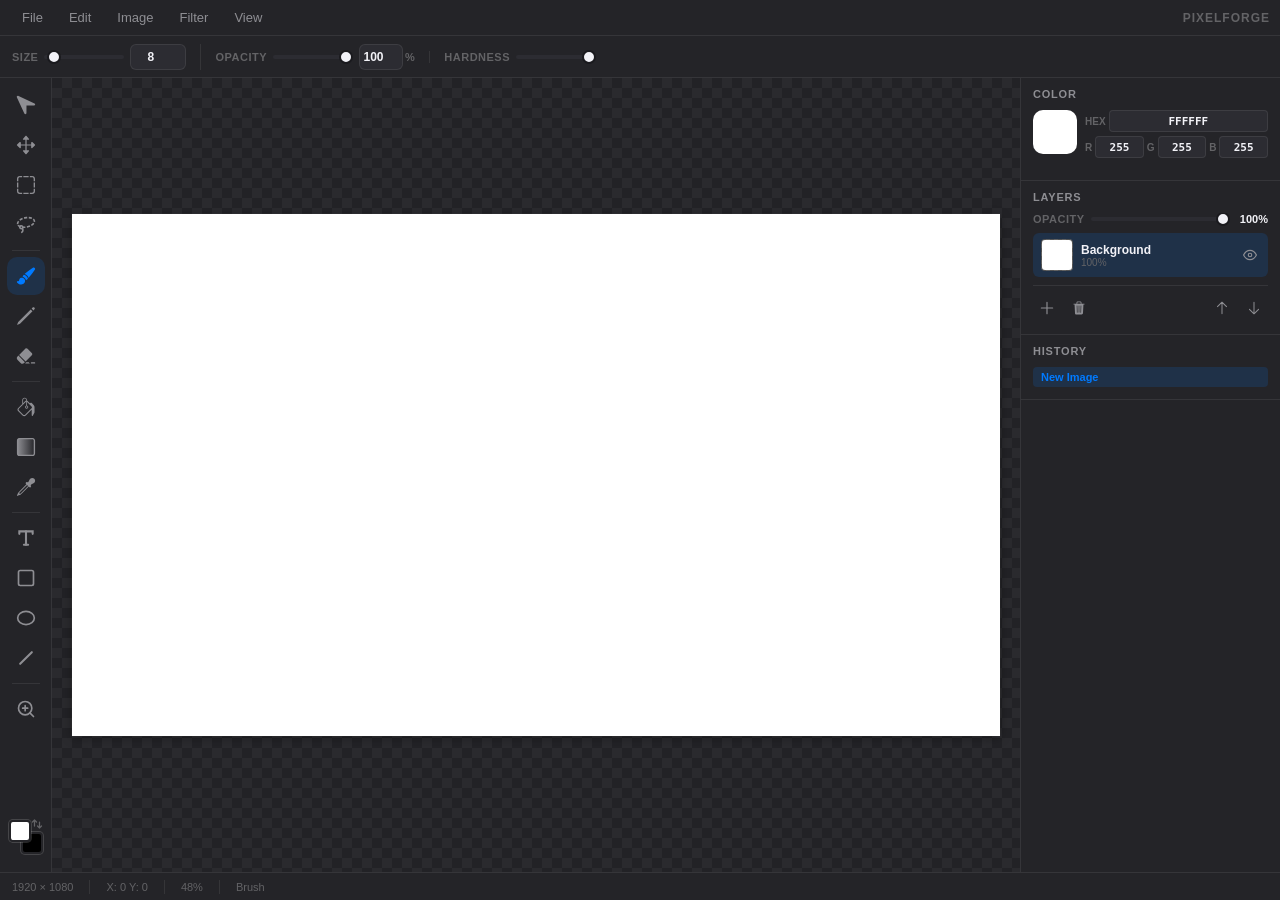
<file: index.html>
<!DOCTYPE html>
<html lang="en">
<head>
<meta charset="UTF-8">
<meta name="viewport" content="width=device-width, initial-scale=1.0">
<title>PixelForge — Image Editor</title>
<link rel="stylesheet" href="style.css">
</head>
<body>

<!-- ═══════════════════ MENU BAR ═══════════════════ -->
<div class="menubar">
  <div class="menu-item" data-menu="file">File
    <div class="menu-dropdown" id="menu-file">
      <button class="menu-action" onclick="newImage()">New <span class="shortcut">Ctrl+N</span></button>
      <button class="menu-action" onclick="openImage()">Open <span class="shortcut">Ctrl+O</span></button>
      <div class="menu-sep"></div>
      <button class="menu-action" onclick="saveImage('png')">Export PNG <span class="shortcut">Ctrl+S</span></button>
      <button class="menu-action" onclick="saveImage('jpg')">Export JPG <span class="shortcut">Ctrl+Shift+S</span></button>
      <button class="menu-action" onclick="saveImage('webp')">Export WebP</button>
    </div>
  </div>
  <div class="menu-item" data-menu="edit">Edit
    <div class="menu-dropdown" id="menu-edit">
      <button class="menu-action" onclick="doUndo()">Undo <span class="shortcut">Ctrl+Z</span></button>
      <button class="menu-action" onclick="doRedo()">Redo <span class="shortcut">Ctrl+Y</span></button>
      <div class="menu-sep"></div>
      <button class="menu-action" onclick="doCopy()">Copy <span class="shortcut">Ctrl+C</span></button>
      <button class="menu-action" onclick="doPaste()">Paste <span class="shortcut">Ctrl+V</span></button>
      <div class="menu-sep"></div>
      <button class="menu-action" onclick="selectAll()">Select All <span class="shortcut">Ctrl+A</span></button>
      <button class="menu-action" onclick="clearSelection()">Deselect <span class="shortcut">Ctrl+D</span></button>
      <div class="menu-sep"></div>
      <button class="menu-action" onclick="deleteSelection()">Delete Selection <span class="shortcut">Del</span></button>
      <button class="menu-action" onclick="cropToSelection()">Crop to Selection</button>
    </div>
  </div>
  <div class="menu-item" data-menu="image">Image
    <div class="menu-dropdown" id="menu-image">
      <button class="menu-action" onclick="openResizeDialog()">Resize Image</button>
      <button class="menu-action" onclick="openCanvasSizeDialog()">Canvas Size</button>
      <div class="menu-sep"></div>
      <button class="menu-action" onclick="flipHorizontal()">Flip Horizontal</button>
      <button class="menu-action" onclick="flipVertical()">Flip Vertical</button>
      <div class="menu-sep"></div>
      <button class="menu-action" onclick="rotateCW()">Rotate 90° CW</button>
      <button class="menu-action" onclick="rotateCCW()">Rotate 90° CCW</button>
      <button class="menu-action" onclick="rotate180()">Rotate 180°</button>
    </div>
  </div>
  <div class="menu-item" data-menu="filter">Filter
    <div class="menu-dropdown" id="menu-filter">
      <button class="menu-action" onclick="openFilter('brightness')">Brightness / Contrast</button>
      <button class="menu-action" onclick="openFilter('hsl')">Hue / Saturation</button>
      <div class="menu-sep"></div>
      <button class="menu-action" onclick="openFilter('blur')">Gaussian Blur</button>
      <button class="menu-action" onclick="openFilter('sharpen')">Sharpen</button>
      <div class="menu-sep"></div>
      <button class="menu-action" onclick="openFilter('invert')">Invert Colors</button>
      <button class="menu-action" onclick="openFilter('grayscale')">Grayscale</button>
      <button class="menu-action" onclick="openFilter('sepia')">Sepia</button>
    </div>
  </div>
  <div class="menu-item" data-menu="view">View
    <div class="menu-dropdown" id="menu-view">
      <button class="menu-action" onclick="zoomIn()">Zoom In <span class="shortcut">Ctrl+=</span></button>
      <button class="menu-action" onclick="zoomOut()">Zoom Out <span class="shortcut">Ctrl+-</span></button>
      <button class="menu-action" onclick="zoomFit()">Fit to Window <span class="shortcut">Ctrl+0</span></button>
      <button class="menu-action" onclick="zoom100()">100% <span class="shortcut">Ctrl+1</span></button>
    </div>
  </div>
  <span class="app-title">PixelForge</span>
</div>

<!-- ═══════════════════ OPTIONS BAR ═══════════════════ -->
<div class="options-bar" id="optionsBar">
  <div class="opt-group" id="opt-size">
    <span class="opt-label">Size</span>
    <input type="range" class="opt-range" id="brushSize" min="1" max="200" value="8">
    <input type="number" class="opt-input" id="brushSizeNum" value="8" min="1" max="500">
  </div>
  <div class="opt-group" id="opt-opacity">
    <span class="opt-label">Opacity</span>
    <input type="range" class="opt-range" id="toolOpacity" min="1" max="100" value="100">
    <input type="number" class="opt-input" id="toolOpacityNum" value="100" min="1" max="100" style="width:44px">
    <span class="opt-label" style="margin-left:-4px">%</span>
  </div>
  <div class="opt-group" id="opt-hardness">
    <span class="opt-label">Hardness</span>
    <input type="range" class="opt-range" id="brushHardness" min="0" max="100" value="100">
  </div>
  <div class="opt-group hidden" id="opt-fill-mode">
    <span class="opt-label">Fill</span>
    <select class="opt-select" id="shapeFillMode">
      <option value="stroke">Stroke</option>
      <option value="fill">Fill</option>
      <option value="both">Both</option>
    </select>
  </div>
  <div class="opt-group hidden" id="opt-stroke-width">
    <span class="opt-label">Stroke</span>
    <input type="number" class="opt-input" id="shapeStrokeWidth" value="2" min="1" max="50" style="width:44px">
  </div>
  <div class="opt-group hidden" id="opt-font">
    <span class="opt-label">Font</span>
    <select class="opt-select" id="textFont">
      <option value="Arial">Arial</option>
      <option value="Helvetica">Helvetica</option>
      <option value="Georgia">Georgia</option>
      <option value="Times New Roman">Times New Roman</option>
      <option value="Courier New">Courier New</option>
      <option value="Verdana">Verdana</option>
      <option value="Impact">Impact</option>
    </select>
    <input type="number" class="opt-input" id="textSize" value="24" min="6" max="400" style="width:50px">
    <span class="opt-label" style="margin-left:-4px">px</span>
  </div>
  <div class="opt-group hidden" id="opt-gradient-type">
    <span class="opt-label">Type</span>
    <select class="opt-select" id="gradientType">
      <option value="linear">Linear</option>
      <option value="radial">Radial</option>
    </select>
  </div>
  <div class="opt-group hidden" id="opt-tolerance">
    <span class="opt-label">Tolerance</span>
    <input type="range" class="opt-range" id="fillTolerance" min="0" max="255" value="32">
    <input type="number" class="opt-input" id="fillToleranceNum" value="32" min="0" max="255" style="width:44px">
  </div>
  <div class="opt-group hidden" id="opt-select-type">
    <button class="opt-icon-btn active" id="optSelectRect" onclick="setSelectShape('rect')" title="Rectangle Select">
      <svg xmlns="http://www.w3.org/2000/svg" viewBox="-1 -1 20.37 20.36"><path d="M0 5.31h1.38V3.1c0-1.12.6-1.7 1.69-1.7h2.2V0H3.04C1.02 0 0 1.03 0 3.03zm6.51-3.9h5.34V0H6.51zm10.48 3.9h1.38V3.03c0-1.99-1.03-3.01-3.05-3.01h-2.22v1.38h2.2c1.07 0 1.69.58 1.69 1.7zM16.98 11.84h1.38V6.56h-1.38zm-3.88 6.54h2.22c2.02 0 3.05-1.02 3.05-3.01v-2.28h-1.38v2.21c0 1.12-.62 1.7-1.69 1.7h-2.2zm-6.6 0h5.35V17H6.51zM3.04 18.38h2.22V17H3.07c-1.09 0-1.7-.58-1.7-1.7v-2.21H0v2.28c0 2 1.02 3.01 3.04 3.01zM0 11.84h1.38V6.56H0z" fill="currentColor"/></svg>
    </button>
    <button class="opt-icon-btn" id="optSelectEllipse" onclick="setSelectShape('ellipse')" title="Ellipse Select">
      <svg xmlns="http://www.w3.org/2000/svg" viewBox="-1 -1 22.35 22.35"><path d="M1.46094 10.1797C1.46094 9.21875 1.61719 8.28906 1.90625 7.4375L0.554688 6.875C0.203125 7.91406 0 9.02344 0 10.1797C0 11.3281 0.203125 12.4453 0.5625 13.4844L1.90625 12.9219C1.625 12.0703 1.46094 11.1406 1.46094 10.1797ZM6.25781 2.375L5.70312 1.0625C3.6875 2.05469 2.03906 3.70312 1.04688 5.71875L2.375 6.28125C3.21094 4.59375 4.57812 3.22656 6.25781 2.375ZM10.1641 1.46094C11.125 1.46094 12.0547 1.61719 12.9219 1.90625L13.4688 0.570312C12.4297 0.203125 11.3203 0 10.1641 0C9.01562 0 7.89062 0.203125 6.85156 0.570312L7.41406 1.90625C8.28125 1.60938 9.20312 1.46094 10.1641 1.46094ZM17.9688 6.27344L19.2969 5.71875C18.2969 3.69531 16.6406 2.04688 14.625 1.04688L14.0703 2.375C15.7578 3.21875 17.125 4.57812 17.9688 6.27344ZM18.8906 10.1797C18.8906 11.1406 18.7344 12.0703 18.4531 12.9297L19.7812 13.4922C20.1484 12.4531 20.3516 11.3281 20.3516 10.1797C20.3516 9.02344 20.1484 7.90625 19.7812 6.86719L18.4531 7.42969C18.7422 8.28906 18.8906 9.21875 18.8906 10.1797ZM14.0703 17.9766L14.625 19.3047C16.6484 18.3047 18.3047 16.6562 19.2891 14.6406L17.9766 14.0859C17.1328 15.7734 15.7656 17.1406 14.0703 17.9766ZM10.1719 18.8984C9.20312 18.8984 8.28125 18.7422 7.41406 18.4453L6.85938 19.7891C7.89844 20.1484 9.02344 20.3516 10.1719 20.3516C11.3281 20.3516 12.4375 20.1562 13.4766 19.7969L12.9141 18.4609C12.0469 18.7422 11.1328 18.8984 10.1719 18.8984ZM2.38281 14.0859L1.04688 14.6406C2.04688 16.6562 3.69531 18.3047 5.71094 19.2969L6.25781 17.9688C4.57812 17.1328 3.21094 15.7656 2.38281 14.0859Z" fill="currentColor"/></svg>
    </button>
  </div>
  <div class="opt-group hidden" id="opt-lasso-type">
    <button class="opt-icon-btn active" id="optLassoFree" onclick="setLassoMode('free')" title="Freeform Lasso">
      <svg xmlns="http://www.w3.org/2000/svg" viewBox="-0.63 0.93 25.22 22.66"><path fill="currentColor" d="M9.53,16.16c-0.01,0-0.02,0-0.03,0c-0.85,0-1.69-0.06-2.49-0.18L7.31,14c0.7,0.11,1.49,0.15,2.22,0.16 c0.5,0,1.01-0.02,1.53-0.07l0.18,1.99C10.66,16.13,10.09,16.16,9.53,16.16z M13.32,15.78l-0.38-1.96c1.28-0.25,2.49-0.62,3.61-1.11 l0.79,1.84C16.09,15.09,14.74,15.5,13.32,15.78z M4.9,15.49c-1.71-0.56-3.02-1.46-3.78-2.58l1.66-1.12c0.51,0.75,1.46,1.38,2.74,1.8 L4.9,15.49z M19.24,13.58l-1.03-1.72c1.17-0.7,2.09-1.51,2.68-2.34l1.63,1.15C21.78,11.73,20.65,12.74,19.24,13.58z M0.45,11.28 c-0.05-0.27-0.08-0.54-0.08-0.82c0-1.24,0.53-2.51,1.55-3.68l1.51,1.31c-0.69,0.8-1.06,1.62-1.06,2.37c0,0.15,0.01,0.29,0.04,0.44 L0.45,11.28z M23.51,8.49l-1.96-0.39c0.03-0.16,0.05-0.32,0.05-0.48c0-0.15-0.01-0.29-0.04-0.44c-0.12-0.6-0.48-1.15-1.07-1.62 L21.74,4c0.95,0.77,1.57,1.74,1.77,2.8c0.05,0.27,0.08,0.54,0.08,0.82C23.59,7.9,23.56,8.2,23.51,8.49z M4.74,6.88l-1.2-1.6 C4.6,4.49,5.87,3.8,7.29,3.25l0.72,1.87C6.76,5.6,5.66,6.2,4.74,6.88z M19.01,4.7c-1-0.41-2.24-0.67-3.58-0.76l0.12-2 c1.58,0.1,2.99,0.4,4.21,0.9L19.01,4.7z M9.81,4.54L9.29,2.6c0.45-0.12,0.91-0.22,1.38-0.32c0.93-0.18,1.86-0.3,2.77-0.35l0.11,2 c-0.82,0.04-1.66,0.15-2.5,0.31C10.63,4.33,10.21,4.43,9.81,4.54z"/><path fill="currentColor" d="M6,17.93c-0.56,0-1.11-0.17-1.59-0.49c-0.63-0.43-1.06-1.07-1.2-1.82c-0.3-1.54,0.71-3.04,2.25-3.34 c1.54-0.3,3.04,0.71,3.34,2.25c0.15,0.75-0.01,1.51-0.43,2.14c-0.43,0.63-1.07,1.06-1.82,1.2C6.37,17.91,6.19,17.93,6,17.93z M6.01,14.23c-0.05,0-0.11,0-0.16,0.02c-0.46,0.09-0.76,0.54-0.67,1c0.04,0.22,0.17,0.42,0.36,0.54c0.19,0.13,0.41,0.17,0.64,0.13 c0.22-0.04,0.42-0.17,0.54-0.36c0.13-0.19,0.17-0.41,0.13-0.64C6.77,14.51,6.41,14.23,6.01,14.23z"/><path fill="currentColor" d="M6.02,22.59l-0.38-1.96c0.6-0.12,0.99-0.36,1.2-0.75c0.49-0.9,0.06-2.44-0.15-2.96l1.85-0.75c0.11,0.28,1.08,2.77,0.06,4.66 C8.25,21.47,7.52,22.3,6.02,22.59z"/></svg>
    </button>
    <button class="opt-icon-btn" id="optLassoPoly" onclick="setLassoMode('poly')" title="Polygonal Lasso">
      <svg xmlns="http://www.w3.org/2000/svg" viewBox="0.63 -0.65 24.39 23.31"><path d="M6.67,11.3L6.1,9.76l-1.69,0.62l0.54,1.47c-0.86,0.63-1.33,1.72-1.12,2.83c0.14,0.75,0.57,1.39,1.2,1.82 C5.52,16.83,6.07,17,6.63,17c0.19,0,0.37-0.02,0.55-0.06c0.13-0.03,0.26-0.07,0.39-0.11c0.15,0.67,0.22,1.53-0.1,2.12 c-0.21,0.39-0.6,0.63-1.2,0.75l0.38,1.96c1.5-0.29,2.23-1.12,2.58-1.76c0.95-1.76,0.18-4.03-0.02-4.55 c0.06-0.12,0.1-0.25,0.14-0.38l2.36,0.02l0.02-1.8L9.3,13.17C8.89,12.06,7.84,11.31,6.67,11.3z M6.81,14.99 c-0.23,0.04-0.45,0-0.64-0.13c-0.19-0.12-0.32-0.32-0.36-0.54c-0.09-0.46,0.21-0.91,0.67-1c0.05-0.02,0.11-0.02,0.16-0.02 c0.4,0,0.76,0.28,0.84,0.69c0.04,0.23,0,0.45-0.13,0.64C7.23,14.82,7.03,14.95,6.81,14.99z" fill="currentColor"/><polygon points="14.8,4.23 12.77,5.73 11.21,5.32 10.75,7.07 13.15,7.69 15.87,5.68" fill="currentColor"/><polygon points="19.24,3.2 20.83,2.67 20.07,0.35 16.01,3.34 17.08,4.79" fill="currentColor"/><rect x="20.34" y="4.25" transform="matrix(0.9494 -0.3141 0.3141 0.9494 -1.0466 7.0124)" width="1.8" height="5" fill="currentColor"/><polygon points="5.59,8.36 4.51,5.44 9.3,6.69 9.76,4.95 4.92,3.69 4.48,5.36 3.92,3.82 3.47,3.31 1.63,2.83 3.9,8.98" fill="currentColor"/><polygon points="17.43,13.25 13.23,13.21 13.21,15.01 17.81,15.05 18.53,14.73 17.8,13.08" fill="currentColor"/><polygon points="23.35,10.27 21.64,10.83 21.8,11.31 19.17,12.47 19.9,14.12 24.02,12.29" fill="currentColor"/></svg>
    </button>
  </div>
  <div class="opt-group hidden" id="opt-sel-mode">
    <button class="opt-mode-btn active" id="optSelNew" onclick="setSelectionMode('new')" title="New Selection">New</button>
    <button class="opt-mode-btn" id="optSelAdd" onclick="setSelectionMode('add')" title="Add to Selection">Add</button>
    <button class="opt-mode-btn" id="optSelSub" onclick="setSelectionMode('subtract')" title="Subtract from Selection">Sub</button>
  </div>
  <div class="opt-group hidden" id="opt-transform-sel">
    <label class="opt-checkbox-label">
      <input type="checkbox" id="optTransformSel" onchange="toggleTransformSelection(this.checked)">
      <span>Transform</span>
    </label>
  </div>
</div>

<!-- ═══════════════════ APP BODY ═══════════════════ -->
<div class="app-body">

  <!-- ═══ TOOLBAR ═══ -->
  <div class="toolbar" id="toolbarEl">
    <button class="tool-btn active" data-tool="move" title="Move (V)">
      <svg xmlns="http://www.w3.org/2000/svg" viewBox="287 287.05 26 25.89"><path d="M310.52 300.61l-9.66.04c-.17 0-.23.07-.23.24l-.03 9.59c0 1.67-2.01 2.03-2.75.45l-9.63-20.64c-.76-1.66.54-2.74 2.11-2l20.75 9.65c1.34.66 1.04 2.66-.66 2.67z" fill="currentColor"/></svg>
    </button>
    <button class="tool-btn" data-tool="pan" title="Pan / Hand (H)">
      <svg xmlns="http://www.w3.org/2000/svg" viewBox="-1 -1 24.8 24.9"><path d="M8.44 5.01h5.91c.8 0 1.25-.83.67-1.45L12.09.32c-.39-.43-.99-.42-1.38.01L7.79 3.55c-.59.63-.14 1.46.65 1.46zM17.8 8.5v5.91c0 .8.83 1.25 1.45.67l3.22-2.92c.43-.4.44-1 .01-1.39l-3.23-2.93c-.62-.58-1.45-.13-1.45.66zM14.36 17.9H8.44c-.8 0-1.24.83-.66 1.45l2.93 3.23c.4.44 1 .42 1.38-.01l2.92-3.23c.58-.62.14-1.44-.65-1.44zM5 14.41V8.5c0-.8-.83-1.24-1.45-.66L.33 10.76c-.42.39-.45.98-.01 1.39l3.23 2.93c.62.58 1.45.13 1.45-.67zM11.4 20.13c.42 0 .77-.34.77-.76V3.54c0-.41-.35-.76-.77-.76-.41 0-.76.35-.76.76v15.83c0 .42.35.76.76.76zM2.74 11.45c0 .42.34.77.77.77h15.82c.41 0 .77-.35.77-.77 0-.42-.36-.76-.77-.76H3.51c-.43 0-.77.34-.77.76z" fill="currentColor"/></svg>
    </button>
    <button class="tool-btn" data-tool="select" id="selectToolBtn" title="Select (M)">
      <svg xmlns="http://www.w3.org/2000/svg" viewBox="-1 -1 20.37 20.36"><path d="M0 5.31h1.38V3.1c0-1.12.6-1.7 1.69-1.7h2.2V0H3.04C1.02 0 0 1.03 0 3.03zm6.51-3.9h5.34V0H6.51zm10.48 3.9h1.38V3.03c0-1.99-1.03-3.01-3.05-3.01h-2.22v1.38h2.2c1.07 0 1.69.58 1.69 1.7zM16.98 11.84h1.38V6.56h-1.38zm-3.88 6.54h2.22c2.02 0 3.05-1.02 3.05-3.01v-2.28h-1.38v2.21c0 1.12-.62 1.7-1.69 1.7h-2.2zm-6.6 0h5.35V17H6.51zM3.04 18.38h2.22V17H3.07c-1.09 0-1.7-.58-1.7-1.7v-2.21H0v2.28c0 2 1.02 3.01 3.04 3.01zM0 11.84h1.38V6.56H0z" fill="currentColor"/></svg>
    </button>
    <button class="tool-btn" data-tool="lasso" id="lassoToolBtn" title="Lasso (L)">
      <svg xmlns="http://www.w3.org/2000/svg" viewBox="-0.63 0.93 25.22 22.66"><path d="M9.53 16.16c-.01 0-.02 0-.03 0-.85 0-1.69-.06-2.49-.18L7.31 14c.7.11 1.49.15 2.22.16.5 0 1.01-.02 1.53-.07l.18 1.99c-.58.05-1.15.08-1.71.08zm3.79-.38l-.38-1.96c1.28-.25 2.49-.62 3.61-1.11l.79 1.84c-1.25.54-2.6.95-4.02 1.23zM4.9 15.49c-1.71-.56-3.02-1.46-3.78-2.58l1.66-1.12c.51.75 1.46 1.38 2.74 1.8l-.62 1.9zm14.34-1.91l-1.03-1.72c1.17-.7 2.09-1.51 2.68-2.34l1.63 1.15c-.74 1.06-1.87 2.07-3.28 2.91zM.45 11.28c-.05-.27-.08-.54-.08-.82 0-1.24.53-2.51 1.55-3.68l1.51 1.31c-.69.8-1.06 1.62-1.06 2.37 0 .15.01.29.04.44L.45 11.28zm23.06-2.79l-1.96-.39c.03-.16.05-.32.05-.48 0-.15-.01-.29-.04-.44-.12-.6-.48-1.15-1.07-1.62L21.74 4c.95.77 1.57 1.74 1.77 2.8.05.27.08.54.08.82 0 .28-.03.58-.08.87zM4.74 6.88l-1.2-1.6C4.6 4.49 5.87 3.8 7.29 3.25l.72 1.87C6.76 5.6 5.66 6.2 4.74 6.88zm14.27-2.18c-1-.41-2.24-.67-3.58-.76l.12-2c1.58.1 2.99.4 4.21.9l-.75 1.86zM9.81 4.54L9.29 2.6c.45-.12.91-.22 1.38-.32.93-.18 1.86-.3 2.77-.35l.11 2c-.82.04-1.66.15-2.5.31-.42.09-.84.19-1.24.3z" fill="currentColor"/><path d="M6 17.93c-.56 0-1.11-.17-1.59-.49-.63-.43-1.06-1.07-1.2-1.82-.3-1.54.71-3.04 2.25-3.34 1.54-.3 3.04.71 3.34 2.25.15.75-.01 1.51-.43 2.14-.43.63-1.07 1.06-1.82 1.2-.18.03-.36.06-.55.06zm.01-3.7c-.05 0-.11 0-.16.02-.46.09-.76.54-.67 1 .04.22.17.42.36.54.19.13.41.17.64.13.22-.04.42-.17.54-.36.13-.19.17-.41.13-.64-.08-.41-.44-.69-.84-.69z" fill="currentColor"/><path d="M6.02 22.59l-.38-1.96c.6-.12.99-.36 1.2-.75.49-.9.06-2.44-.15-2.96l1.85-.75c.11.28 1.08 2.77.06 4.66-.35.64-1.08 1.47-2.58 1.76z" fill="currentColor"/></svg>
    </button>

    <div class="tool-sep"></div>

    <button class="tool-btn" data-tool="brush" title="Brush (B)">
      <svg xmlns="http://www.w3.org/2000/svg" viewBox="-1 -0.81 23.64 22.05"><path d="M.21 17.82c1.66 2.38 5.33 3.19 7.66 1.56 2.02-1.4 2.47-3.58 1.13-5.5-1.2-1.73-3.37-2.2-4.8-1.19-1.66 1.17-.98 2.78-2 3.5-.84.59-1.43.22-1.91.55-.32.2-.44.58-.08 1.08zm9.13-5.32c.73.73 1.26 1.68 1.39 2.5.77-.15 1.41-.53 2.09-1.22.09-.09.19-.18.27-.28-.43-2.41-2.4-4.33-4.74-4.75-.1.09-.2.18-.29.27-.69.69-1.07 1.33-1.21 2.1.8.12 1.76.63 2.49 1.38zm9.61-11.98c-.54.39-6.39 4.44-9.78 7.47 2.24.66 4.01 2.39 4.68 4.69 3.04-3.39 7.08-9.24 7.47-9.79 1.12-1.59-.87-3.49-2.37-2.37z" fill="currentColor"/></svg>
    </button>
    <button class="tool-btn" data-tool="pencil" title="Pencil (P)">
      <svg xmlns="http://www.w3.org/2000/svg" viewBox="-1 -0.95 18.03 17.94"><path d="M2.6 15.04L13.87 3.79l-1.6-1.61L1 13.43l-.98 2.16c-.09.22.16.47.38.37zm12.1-12.06l.95-.94c.48-.48.51-.99.08-1.42l-.28-.28c-.42-.42-.94-.38-1.41.09l-.95.94z" fill="currentColor"/></svg>
    </button>
    <button class="tool-btn" data-tool="eraser" title="Eraser (E)">
      <svg xmlns="http://www.w3.org/2000/svg" viewBox="0.24 0.28 25.27 21.57"><path d="M17.62 19.76c0 .38-.32.69-.7.69h-5.18l1.38-1.38h3.1c.38 0 .7.31.7.69z" fill="currentColor"/><path d="M24.51 19.76c0 .38-.31.69-.69.69h-4.15c-.38 0-.69-.31-.69-.69 0-.38.31-.7.69-.7h4.15c.38 0 .69.32.69.7z" fill="currentColor"/><path d="M4.15 9.7l8.24 8.23 7.79-7.79c.85-.84.84-2.05-.03-2.91l-5.3-5.3c-.86-.87-2.06-.88-2.91-.03L4.15 9.7zM2.33 16.02l3.73 3.74c1.41 1.4 3.06 1.45 4.39.12l1.06-1.05L3.27 10.58l-1.06 1.05c-1.34 1.34-1.29 2.98.12 4.39z" fill="currentColor"/></svg>
    </button>

    <div class="tool-sep"></div>

    <button class="tool-btn" data-tool="fill" title="Fill (G)">
      <svg xmlns="http://www.w3.org/2000/svg" viewBox="-1 -1 24.27 26.13"><path d="M1.08 17.53l5.52 5.52c1.42 1.43 2.87 1.44 4.28.03l8.52-8.52c1.37-1.38 1.36-2.89-.02-4.27L13.85 4.77c-1.42-1.42-2.87-1.45-4.29-.02L1.05 13.25c-1.43 1.41-1.39 2.86.03 4.28zm.99-.96c-.78-.77-.77-1.6.01-2.39l8.41-8.41c.78-.78 1.61-.78 2.38-.01l5.49 5.49c.77.77.77 1.61-.01 2.39L9.95 22.05c-.77.77-1.61.77-2.39.01zm9.9-2.28c1.15 0 2.09-.94 2.09-2.1 0-1.15-.94-2.09-2.1-2.09-1.15 0-2.1.94-2.1 2.09 0 1.16.95 2.1 2.1 2.1zm0-.97c-.63 0-1.13-.5-1.13-1.13 0-.61.5-1.12 1.13-1.12.61 0 1.12.51 1.12 1.12 0 .63-.51 1.13-1.12 1.13zm-.52-2.58h1.05V3.25c0-1.94-1.27-3.25-3.13-3.25-1.86 0-3.12 1.31-3.12 3.25v5.55l1.06-1.05V3.25c0-1.29.84-2.16 2.06-2.16 1.23 0 2.07.87 2.07 2.16zM16.07 7.68l3.72 3.93v1.63l-1.2 1.39v8.36c0 .88 1.03.98 1.41.36l1.78-3.03c.39-.65.5-1.01.5-2.03v-6.04c0-.92-.2-1.83-.93-2.56l-2.69-2.7c-.58-.57-1.37-.54-1.84-.07z" fill="currentColor"/></svg>
    </button>
    <button class="tool-btn" data-tool="gradient" title="Gradient (D)">
      <svg xmlns="http://www.w3.org/2000/svg" viewBox="0 0 925.44 925.44"><defs><linearGradient id="grad-icon-fill" gradientUnits="userSpaceOnUse" x1="59.86" y1="462.72" x2="865.58" y2="462.72" gradientTransform="matrix(1 0 0 -1 0 926)"><stop offset="0" stop-color="currentColor"/><stop offset="1" stop-color="currentColor" stop-opacity="0"/></linearGradient></defs><path d="M155.35 59.86h614.74c52.71 0 95.5 42.8 95.5 95.5v614.74c0 52.71-42.8 95.5-95.5 95.5H155.35c-52.71 0-95.5-42.8-95.5-95.5V155.35c0-52.71 42.79-95.49 95.5-95.49z" fill="url(#grad-icon-fill)"/><path d="M759.37 105.8c33.24 0 60.27 27.04 60.27 60.27v593.3c0 33.24-27.04 60.27-60.27 60.27h-593.3c-33.24 0-60.27-27.04-60.27-60.27v-593.3c0-33.24 27.04-60.27 60.27-60.27h593.3M759.37 42.02h-593.3c-68.52 0-124.06 55.54-124.06 124.06v593.3c0 68.52 55.54 124.06 124.06 124.06h593.3c68.52 0 124.06-55.54 124.06-124.06v-593.3c0-68.52-55.54-124.06-124.06-124.06z" fill="currentColor"/></svg>
    </button>
    <button class="tool-btn" data-tool="eyedropper" title="Eyedropper (I)">
      <svg xmlns="http://www.w3.org/2000/svg" viewBox="-1 -0.52 22.86 22.72"><path d="M13.49 9.08L4.25 18.3c-.39.39-.89.53-1.29.1-.41-.45-.33-.88.1-1.32l9.21-9.23-.77-.76L3.3 15.3C.23 18.37 1.67 17.94 0 20.3l.84.9c2.29-1.66 2.01-.07 5.13-3.18l8.25-8.2zm2.21 1.81l.26-.28c.47-.51.5-1.1-.02-1.59l-.3-.31c1.52-1.37 3.23-1.58 4.28-2.63 1.48-1.5 1-3.59-.04-4.63-1.04-1.05-3.11-1.49-4.63.04-1.07 1.03-1.27 2.76-2.63 4.28l-.31-.3c-.5-.52-1.09-.49-1.59-.02l-.28.26c-.61.57-.49 1.1.01 1.61l3.63 3.63c.52.51 1.04.63 1.62.06z" fill="currentColor"/></svg>
    </button>

    <div class="tool-sep"></div>

    <button class="tool-btn" data-tool="text" title="Text (T)">
      <svg viewBox="0 0 24 24" fill="none" stroke="currentColor" stroke-width="2.5" stroke-linecap="round"><polyline points="4 7 4 4 20 4 20 7"/><line x1="9.5" y1="20" x2="14.5" y2="20"/><line x1="12" y1="4" x2="12" y2="20"/></svg>
    </button>
    <button class="tool-btn" data-tool="rect" title="Rectangle (U)">
      <svg viewBox="0 0 24 24" fill="none" stroke="currentColor" stroke-width="2" stroke-linecap="round"><rect x="3" y="3" width="18" height="18" rx="2"/></svg>
    </button>
    <button class="tool-btn" data-tool="ellipse" title="Ellipse (O)">
      <svg viewBox="0 0 24 24" fill="none" stroke="currentColor" stroke-width="2"><ellipse cx="12" cy="12" rx="10" ry="8"/></svg>
    </button>
    <button class="tool-btn" data-tool="line" title="Line (N)">
      <svg viewBox="0 0 24 24" fill="none" stroke="currentColor" stroke-width="2.5" stroke-linecap="round"><line x1="5" y1="19" x2="19" y2="5"/></svg>
    </button>

    <div class="tool-sep"></div>

    <button class="tool-btn" data-tool="zoom" title="Zoom (Z)">
      <svg viewBox="0 0 24 24" fill="none" stroke="currentColor" stroke-width="2" stroke-linecap="round"><circle cx="11" cy="11" r="8"/><line x1="21" y1="21" x2="16.65" y2="16.65"/><line x1="11" y1="8" x2="11" y2="14"/><line x1="8" y1="11" x2="14" y2="11"/></svg>
    </button>

    <!-- Color wells -->
    <div class="color-wells">
      <div class="color-swap" onclick="swapColors()" title="Swap colors (X)">
        <svg viewBox="0 0 24 24" fill="none" stroke="currentColor" stroke-width="2.5" stroke-linecap="round"><path d="M7 16V4m0 0L3 8m4-4 4 4M17 8v12m0 0 4-4m-4 4-4-4"/></svg>
      </div>
      <div class="color-well fg" id="fgWell" title="Foreground color"></div>
      <div class="color-well bg" id="bgWell" title="Background color"></div>
    </div>
  </div>

  <!-- ═══ WORKSPACE ═══ -->
  <div class="workspace" id="workspace">
    <div class="canvas-wrapper" id="canvasWrapper">
      <canvas id="compositeCanvas"></canvas>
      <canvas id="overlayCanvas"></canvas>
    </div>
  </div>

  <!-- ═══ PANELS ═══ -->
  <div class="panels">
    <!-- Color Panel -->
    <div class="panel">
      <div class="panel-header">
        <span class="panel-title">Color</span>
      </div>
      <div class="panel-body">
        <div class="color-preview-row">
          <div class="color-preview-swatch" id="colorSwatchPreview" style="background:#ffffff" onclick="toggleColorPicker()" title="Open Color Picker">
          </div>
          <div class="color-fields">
            <div class="color-field-row">
              <span class="color-field-label">HEX</span>
              <input class="color-field-input" id="hexInput" value="FFFFFF" maxlength="6">
            </div>
            <div class="color-field-row">
              <span class="color-field-label">R</span>
              <input class="color-field-input" id="rInput" type="number" value="255" min="0" max="255">
              <span class="color-field-label">G</span>
              <input class="color-field-input" id="gInput" type="number" value="255" min="0" max="255">
              <span class="color-field-label">B</span>
              <input class="color-field-input" id="bInput" type="number" value="255" min="0" max="255">
            </div>
          </div>
        </div>
      </div>
    </div>

    <!-- Layers Panel -->
    <div class="panel">
      <div class="panel-header">
        <span class="panel-title">Layers</span>
      </div>
      <div class="panel-body">
        <div class="opt-group" style="margin-bottom:8px;width:100%">
          <span class="opt-label">Opacity</span>
          <input type="range" class="opt-range" id="layerOpacity" min="0" max="100" value="100" style="flex:1">
          <span id="layerOpacityVal" style="font-size:11px;color:var(--text);font-weight:700;min-width:32px;text-align:right;flex-shrink:0">100%</span>
        </div>
        <div class="layers-list" id="layersList"></div>
        <div class="layer-actions">
          <button class="panel-btn" onclick="addLayer()" title="Add Layer">
            <svg xmlns="http://www.w3.org/2000/svg" viewBox="-1 -1 18.45 18.45"><path d="M8.98 15.68V.77c0-.42-.34-.77-.76-.77-.42 0-.76.35-.76.77v14.91c0 .42.34.77.76.77.42 0 .76-.35.76-.77zM.77 8.98h14.91c.42 0 .77-.34.77-.76 0-.42-.35-.76-.77-.76H.77C.35 7.46 0 7.8 0 8.23c0 .41.35.76.77.76z" fill="currentColor"/></svg>
          </button>
          <button class="panel-btn" onclick="deleteLayer()" title="Delete Layer">
            <svg xmlns="http://www.w3.org/2000/svg" viewBox="-1 -1 21.37 24.31"><path d="M6.61 19.29c-.34 0-.55-.21-.57-.53l-.32-11.27c-.01-.33.21-.53.56-.53.31 0 .55.2.56.52l.33 11.27c.01.32-.22.54-.56.54zm3.08 0c-.34 0-.58-.22-.58-.54V7.48c0-.32.24-.53.58-.53.34 0 .58.21.58.53v11.27c0 .32-.24.54-.58.54zm3.07 0c-.34 0-.56-.22-.55-.53l.33-11.27c.01-.33.24-.53.56-.53.34 0 .56.21.55.54l-.33 11.27c-.01.33-.22.53-.56.53zM5.34 4.47h1.37V2.32c0-.63.43-1.03 1.1-1.03h3.74c.67 0 1.1.4 1.1 1.03v2.15h1.37V2.24C14.02.85 13.12 0 11.63 0H7.73c-1.49 0-2.39.85-2.39 2.24v2.23zM.65 5.15h18.07c.36 0 .65-.3.65-.65 0-.36-.29-.66-.65-.66H.65C.3 3.84 0 4.15 0 4.5c0 .36.3.65.65.65zM5.1 22.31h9.18c1.34 0 2.29-.91 2.36-2.26l.74-15.11H1.99l.74 15.12c.07 1.34 1 2.25 2.37 2.25z" fill="currentColor"/></svg>
          </button>
          <div class="layer-actions-spacer"></div>
          <button class="panel-btn" onclick="moveLayerUp()" title="Move Up">
            <svg xmlns="http://www.w3.org/2000/svg" viewBox="-1 -1 17.13 20.95"><path d="M.73 8.31c.2 0 .41-.07.54-.2l2.77-2.74 3.51-3.81 3.52 3.81 2.77 2.74c.13.13.34.2.54.2.42 0 .73-.32.73-.75 0-.2-.07-.38-.23-.55L8.13.26C7.97.09 7.77 0 7.56 0c-.21 0-.41.09-.57.26L.23 7.02C.07 7.19 0 7.36 0 7.56c0 .43.31.75.73.75zM7.56 18.95c.45 0 .76-.31.76-.75V4.45l-.09-2.83c0-.4-.27-.68-.67-.68-.4 0-.67.28-.67.67l-.09 2.84v13.74c0 .44.31.75.76.75z" fill="currentColor"/></svg>
          </button>
          <button class="panel-btn" onclick="moveLayerDown()" title="Move Down">
            <svg xmlns="http://www.w3.org/2000/svg" viewBox="-1 -1 17.13 20.95"><path d="M7.56 18.95c.21 0 .41-.09.57-.26l6.76-6.76c.16-.17.23-.34.23-.55 0-.43-.31-.75-.73-.75-.2 0-.41.07-.54.2l-2.77 2.74-3.52 3.81-3.51-3.81-2.77-2.74c-.13-.13-.34-.2-.54-.2-.42 0-.73.32-.73.75 0 .2.07.37.23.55l6.76 6.76c.16.17.36.26.57.26zM7.56 18c.4 0 .67-.28.67-.68l.09-2.83V.75c0-.44-.31-.75-.76-.75-.45 0-.76.31-.76.75v14.49l.09 2.84c0 .39.27.67.67.67z" fill="currentColor"/></svg>
          </button>
        </div>
      </div>
    </div>

    <!-- History Panel -->
    <div class="panel">
      <div class="panel-header">
        <span class="panel-title">History</span>
      </div>
      <div class="panel-body">
        <div class="history-list" id="historyList"></div>
      </div>
    </div>
  </div>
</div>

<!-- ═══════════════════ STATUS BAR ═══════════════════ -->
<div class="statusbar">
  <span class="status-item" id="statusSize">1920 × 1080</span>
  <span class="status-sep"></span>
  <span class="status-item" id="statusPos">X: 0  Y: 0</span>
  <span class="status-sep"></span>
  <span class="status-item" id="statusZoom">100%</span>
  <span class="status-sep"></span>
  <span class="status-item" id="statusTool">Move</span>
</div>

<!-- ═══════════════════ NEW IMAGE MODAL ═══════════════════ -->
<div class="modal-overlay" id="newImageModal">
  <div class="modal">
    <div class="modal-title">New Image</div>
    <div class="modal-row">
      <span class="modal-label">Width</span>
      <input type="number" class="modal-input" id="newWidth" value="1920" min="1" max="8192">
    </div>
    <div class="modal-row">
      <span class="modal-label">Height</span>
      <input type="number" class="modal-input" id="newHeight" value="1080" min="1" max="8192">
    </div>
    <div class="modal-row">
      <span class="modal-label">Background</span>
      <select class="opt-select" id="newBg" style="flex:1;height:32px">
        <option value="white">White</option>
        <option value="black">Black</option>
        <option value="transparent">Transparent</option>
      </select>
    </div>
    <div class="modal-buttons">
      <button class="modal-btn" onclick="closeModal('newImageModal')">Cancel</button>
      <button class="modal-btn primary" onclick="createNewImage()">Create</button>
    </div>
  </div>
</div>

<!-- ═══════════════════ FILTER MODAL ═══════════════════ -->
<div class="modal-overlay" id="filterModal">
  <div class="modal" style="min-width:380px">
    <div class="modal-title" id="filterTitle">Filter</div>
    <div class="filter-preview"><canvas id="filterPreviewCanvas"></canvas></div>
    <div id="filterControls"></div>
    <div class="modal-buttons">
      <button class="modal-btn" onclick="closeModal('filterModal')">Cancel</button>
      <button class="modal-btn primary" onclick="applyFilter()">Apply</button>
    </div>
  </div>
</div>

<!-- Hidden file input -->
<input type="file" id="fileInput" accept="image/*">


<!-- ═══════════════════ BRUSH CURSOR ═══════════════════ -->
<div id="brushCursor"></div>

<!-- ═══════════════════ RESIZE IMAGE MODAL ═══════════════════ -->
<div class="modal-overlay" id="resizeImageModal">
  <div class="modal">
    <div class="modal-title">Resize Image</div>
    <div class="modal-row">
      <span class="modal-label">Width</span>
      <input type="number" class="modal-input" id="resizeW" value="1920" min="1" max="16384">
    </div>
    <div class="modal-row">
      <span class="modal-label">Height</span>
      <input type="number" class="modal-input" id="resizeH" value="1080" min="1" max="16384">
    </div>
    <div class="modal-row">
      <label class="opt-checkbox-label" style="margin-left:80px">
        <input type="checkbox" id="resizeConstrain" checked>
        <span>Constrain proportions</span>
      </label>
    </div>
    <div class="modal-buttons">
      <button class="modal-btn" onclick="closeModal('resizeImageModal')">Cancel</button>
      <button class="modal-btn primary" onclick="applyResizeImage()">Resize</button>
    </div>
  </div>
</div>

<!-- ═══════════════════ CANVAS SIZE MODAL ═══════════════════ -->
<div class="modal-overlay" id="canvasSizeModal">
  <div class="modal">
    <div class="modal-title">Canvas Size</div>
    <div class="modal-row">
      <span class="modal-label">Width</span>
      <input type="number" class="modal-input" id="canvasSizeW" value="1920" min="1" max="16384">
    </div>
    <div class="modal-row">
      <span class="modal-label">Height</span>
      <input type="number" class="modal-input" id="canvasSizeH" value="1080" min="1" max="16384">
    </div>
    <div class="modal-row">
      <span class="modal-label">Anchor</span>
      <div class="anchor-grid" id="anchorGrid">
        <button class="anchor-btn" data-anchor="tl"></button><button class="anchor-btn" data-anchor="tc"></button><button class="anchor-btn" data-anchor="tr"></button>
        <button class="anchor-btn" data-anchor="ml"></button><button class="anchor-btn active" data-anchor="mc"></button><button class="anchor-btn" data-anchor="mr"></button>
        <button class="anchor-btn" data-anchor="bl"></button><button class="anchor-btn" data-anchor="bc"></button><button class="anchor-btn" data-anchor="br"></button>
      </div>
    </div>
    <div class="modal-buttons">
      <button class="modal-btn" onclick="closeModal('canvasSizeModal')">Cancel</button>
      <button class="modal-btn primary" onclick="applyCanvasSize()">Apply</button>
    </div>
  </div>
</div>

<!-- ═══════════════════ COLOR PICKER FLOATING PANEL ═══════════════════ -->
<div class="cp-panel" id="colorPickerPanel">
  <div class="cp-titlebar" id="cpTitlebar">
    <span class="cp-title">Color Picker</span>
    <button class="cp-close" id="cpCloseBtn" onclick="closeColorPicker()" title="Close">&times;</button>
  </div>
  <div class="cp-body">
    <div class="cp-left">
      <div class="cp-view-toggle">
        <button class="cp-vtab active" data-view="spectrum" onclick="cpSwitchView('spectrum')">Spectrum</button>
        <button class="cp-vtab" data-view="wheel" onclick="cpSwitchView('wheel')">Wheel</button>
      </div>
      <div class="cp-view-area">
        <div class="cp-spectrum-view" id="cpSpectrumView">
          <div class="cp-sv-field" id="cpSvField">
            <div class="cp-sv-reticle" id="cpSvReticle"></div>
          </div>
          <input type="range" class="cp-hue-slider" id="cpHueSlider" min="0" max="360" value="0">
        </div>
        <div class="cp-wheel-view hidden" id="cpWheelView">
          <div class="cp-wheel" id="cpWheel">
            <div class="cp-wheel-darken" id="cpWheelDarken"></div>
            <div class="cp-sv-reticle" id="cpWheelReticle"></div>
          </div>
          <input type="range" class="cp-bri-slider" id="cpBriSlider" min="0" max="100" value="100">
        </div>
      </div>
    </div>
    <div class="cp-right">
      <div class="cp-view-toggle">
        <button class="cp-vtab active" data-slider="rgb" onclick="cpSwitchSliders('rgb')">RGB</button>
        <button class="cp-vtab" data-slider="hsb" onclick="cpSwitchSliders('hsb')">HSB</button>
        <button class="cp-vtab" data-slider="hsl" onclick="cpSwitchSliders('hsl')">HSL</button>
      </div>
      <div class="cp-sliders" id="cpSlidersRgb">
        <div class="cp-slider-row"><span class="cp-sl">R</span><input type="range" class="cp-range cp-range-r" id="cpR" min="0" max="255" value="255"><input type="number" class="cp-num" id="cpRN" value="255" min="0" max="255"></div>
        <div class="cp-slider-row"><span class="cp-sl">G</span><input type="range" class="cp-range cp-range-g" id="cpG" min="0" max="255" value="255"><input type="number" class="cp-num" id="cpGN" value="255" min="0" max="255"></div>
        <div class="cp-slider-row"><span class="cp-sl">B</span><input type="range" class="cp-range cp-range-b" id="cpB" min="0" max="255" value="255"><input type="number" class="cp-num" id="cpBN" value="255" min="0" max="255"></div>
      </div>
      <div class="cp-sliders hidden" id="cpSlidersHsb">
        <div class="cp-slider-row"><span class="cp-sl">H</span><input type="range" class="cp-range cp-range-hue" id="cpHsbH" min="0" max="360" value="0"><input type="number" class="cp-num" id="cpHsbHN" value="0" min="0" max="360"></div>
        <div class="cp-slider-row"><span class="cp-sl">S</span><input type="range" class="cp-range" id="cpHsbS" min="0" max="100" value="0"><input type="number" class="cp-num" id="cpHsbSN" value="0" min="0" max="100"></div>
        <div class="cp-slider-row"><span class="cp-sl">B</span><input type="range" class="cp-range" id="cpHsbB" min="0" max="100" value="100"><input type="number" class="cp-num" id="cpHsbBN" value="100" min="0" max="100"></div>
      </div>
      <div class="cp-sliders hidden" id="cpSlidersHsl">
        <div class="cp-slider-row"><span class="cp-sl">H</span><input type="range" class="cp-range cp-range-hue" id="cpHslH" min="0" max="360" value="0"><input type="number" class="cp-num" id="cpHslHN" value="0" min="0" max="360"></div>
        <div class="cp-slider-row"><span class="cp-sl">S</span><input type="range" class="cp-range" id="cpHslS" min="0" max="100" value="100"><input type="number" class="cp-num" id="cpHslSN" value="100" min="0" max="100"></div>
        <div class="cp-slider-row"><span class="cp-sl">L</span><input type="range" class="cp-range" id="cpHslL" min="0" max="100" value="50"><input type="number" class="cp-num" id="cpHslLN" value="50" min="0" max="100"></div>
      </div>
      <div class="cp-footer">
        <div class="cp-swatch" id="cpSwatch"></div>
        <div class="cp-hex-group">
          <span class="cp-hex-hash">#</span>
          <input type="text" class="cp-hex-input" id="cpHexInput" value="FFFFFF" maxlength="6" spellcheck="false" autocomplete="off">
        </div>
        <button class="cp-eyedropper-btn" id="cpEyedropperBtn" title="Eyedropper" onclick="cpStartEyedropper()">
          <svg xmlns="http://www.w3.org/2000/svg" viewBox="-1 -0.52 22.86 22.72"><path d="M13.49 9.08L4.25 18.3c-.39.39-.89.53-1.29.1-.41-.45-.33-.88.1-1.32l9.21-9.23-.77-.76L3.3 15.3C.23 18.37 1.67 17.94 0 20.3l.84.9c2.29-1.66 2.01-.07 5.13-3.18l8.25-8.2zm2.21 1.81l.26-.28c.47-.51.5-1.1-.02-1.59l-.3-.31c1.52-1.37 3.23-1.58 4.28-2.63 1.48-1.5 1-3.59-.04-4.63-1.04-1.05-3.11-1.49-4.63.04-1.07 1.03-1.27 2.76-2.63 4.28l-.31-.3c-.5-.52-1.09-.49-1.59-.02l-.28.26c-.61.57-.49 1.1.01 1.61l3.63 3.63c.52.51 1.04.63 1.62.06z" fill="currentColor"/></svg>
        </button>
      </div>
    </div>
  </div>
</div>

<script src="script.js"></script>
</body>
</html>
</file>
<file: style.css>
:root {
  --bg: #1a1a1e;
  --bg-secondary: #242428;
  --bg-tertiary: #2c2c32;
  --bg-hover: #35353d;
  --bg-active: #3e3e48;
  --surface: #2a2a30;
  --surface-raised: #323238;
  --border: rgba(255,255,255,0.08);
  --border-strong: rgba(255,255,255,0.14);
  --text: #f2f2f7;
  --text-secondary: #8e8e93;
  --text-tertiary: #636366;
  --accent: #007aff;
  --accent-hover: #0a84ff;
  --accent-dim: rgba(0,122,255,0.15);
  --danger: #ff3b30;
  --success: #34c759;
  --warning: #ff9500;
  --radius-sm: 6px;
  --radius-md: 10px;
  --radius-lg: 14px;
  --shadow: 0 4px 20px rgba(0,0,0,0.35);
  --shadow-lg: 0 12px 40px rgba(0,0,0,0.5);
  --toolbar-width: 52px;
  --panel-width: 260px;
  --menubar-height: 36px;
  --options-height: 42px;
  --statusbar-height: 28px;
  --font: -apple-system, BlinkMacSystemFont, "SF Pro Display", "Segoe UI", Roboto, Helvetica, Arial, sans-serif;
}

*, *::before, *::after { margin:0; padding:0; box-sizing:border-box; }

html, body {
  width:100%; height:100%; overflow:hidden;
  font-family: var(--font);
  background: var(--bg);
  color: var(--text);
  font-size: 13px;
  user-select: none;
  -webkit-user-select: none;
}

/* ══════════════════ MENU BAR ══════════════════ */
.menubar {
  height: var(--menubar-height);
  background: var(--bg-secondary);
  border-bottom: 1px solid var(--border);
  display: flex;
  align-items: center;
  padding: 0 10px;
  gap: 2px;
  z-index: 200;
  position: relative;
}

.menu-item {
  padding: 4px 12px;
  border-radius: var(--radius-sm);
  font-size: 13px;
  font-weight: 500;
  color: var(--text-secondary);
  cursor: pointer;
  position: relative;
  background: none;
  border: none;
  outline: none;
  display: inline-block;
}
.menu-item:hover, .menu-item.open { background: var(--bg-hover); color: var(--text); }

.menu-dropdown {
  display: none;
  position: absolute;
  top: calc(100% + 4px);
  left: 0;
  min-width: 220px;
  background: var(--bg-tertiary);
  border: 1px solid var(--border-strong);
  border-radius: var(--radius-md);
  padding: 4px;
  box-shadow: var(--shadow-lg);
  z-index: 300;
}
.menu-dropdown.show { display: block; }

.menu-action {
  display: flex;
  align-items: center;
  justify-content: space-between;
  padding: 6px 12px;
  border-radius: var(--radius-sm);
  cursor: pointer;
  font-size: 12.5px;
  color: var(--text);
  background: none;
  border: none;
  width: 100%;
  text-align: left;
  outline: none;
}
.menu-action:hover { background: var(--accent); color: #fff; }
.menu-action .shortcut { color: var(--text-tertiary); font-size: 11px; font-weight: 500; }
.menu-action:hover .shortcut { color: rgba(255,255,255,0.7); }
.menu-sep { height: 1px; background: var(--border); margin: 4px 8px; }

.app-title {
  margin-left: auto;
  font-size: 12px;
  font-weight: 700;
  letter-spacing: 1px;
  text-transform: uppercase;
  color: var(--text-tertiary);
}

/* ══════════════════ OPTIONS BAR ══════════════════ */
.options-bar {
  height: var(--options-height);
  background: var(--bg-secondary);
  border-bottom: 1px solid var(--border);
  display: flex;
  align-items: center;
  padding: 0 12px;
  gap: 14px;
  z-index: 100;
}

.opt-group {
  display: flex;
  align-items: center;
  gap: 6px;
  padding-left: 14px;
  border-left: 1px solid var(--border);
}
.opt-group:first-child { padding-left: 0; border-left: none; }

.opt-label {
  font-size: 11px;
  font-weight: 600;
  color: var(--text-tertiary);
  text-transform: uppercase;
  letter-spacing: 0.5px;
  white-space: nowrap;
}

.opt-input {
  width: 56px;
  height: 26px;
  background: var(--bg-tertiary);
  border: 1px solid var(--border);
  border-radius: var(--radius-sm);
  color: var(--text);
  font-size: 12px;
  font-weight: 600;
  text-align: center;
  outline: none;
  font-family: var(--font);
}
.opt-input:focus { border-color: var(--accent); }

.opt-select {
  height: 26px;
  background: var(--bg-tertiary);
  border: 1px solid var(--border);
  border-radius: var(--radius-sm);
  color: var(--text);
  font-size: 12px;
  font-weight: 500;
  padding: 0 6px;
  outline: none;
  font-family: var(--font);
  cursor: pointer;
}

.opt-range {
  width: 80px;
  height: 4px;
  -webkit-appearance: none;
  appearance: none;
  background: var(--bg-tertiary);
  border-radius: 2px;
  outline: none;
}
.opt-range::-webkit-slider-thumb {
  -webkit-appearance: none;
  width: 14px; height: 14px;
  border-radius: 50%;
  background: var(--text);
  border: 2px solid var(--bg);
  cursor: pointer;
}

/* Option bar icon toggle buttons */
.opt-icon-btn {
  width: 28px;
  height: 28px;
  border-radius: var(--radius-sm);
  border: 1px solid var(--border);
  background: var(--bg-tertiary);
  color: var(--text-secondary);
  display: flex;
  align-items: center;
  justify-content: center;
  cursor: pointer;
  outline: none;
  padding: 0;
  transition: background 0.1s, color 0.1s, border-color 0.1s;
}
.opt-icon-btn:hover { background: var(--bg-hover); color: var(--text); }
.opt-icon-btn.active { background: var(--accent-dim); color: var(--accent); border-color: var(--accent); }
.opt-icon-btn svg { width: 16px; height: 16px; }

/* Selection mode buttons */
.opt-mode-btn {
  height: 24px;
  padding: 0 8px;
  border-radius: 4px;
  border: 1px solid var(--border);
  background: var(--bg-tertiary);
  color: var(--text-secondary);
  font-size: 10px;
  font-weight: 700;
  text-transform: uppercase;
  letter-spacing: 0.3px;
  cursor: pointer;
  outline: none;
  transition: background 0.1s, color 0.1s, border-color 0.1s;
}
.opt-mode-btn:hover { background: var(--bg-hover); color: var(--text); }
.opt-mode-btn.active { background: var(--accent-dim); color: var(--accent); border-color: var(--accent); }

/* Checkbox label */
.opt-checkbox-label {
  display: flex;
  align-items: center;
  gap: 5px;
  font-size: 11px;
  font-weight: 600;
  color: var(--text-secondary);
  cursor: pointer;
  white-space: nowrap;
}
.opt-checkbox-label input[type="checkbox"] {
  width: 14px;
  height: 14px;
  accent-color: var(--accent);
  cursor: pointer;
}

/* Transform selection handles */
.transform-handle {
  position: absolute;
  width: 8px;
  height: 8px;
  background: #fff;
  border: 1px solid #000;
  z-index: 20;
  pointer-events: auto;
}

.opt-divider {
  width: 1px;
  height: 20px;
  background: var(--border);
}

/* ══════════════════ MAIN LAYOUT ══════════════════ */
.app-body {
  display: flex;
  flex: 1;
  overflow: hidden;
  height: calc(100vh - var(--menubar-height) - var(--options-height) - var(--statusbar-height));
}

/* ══════════════════ TOOLBAR (Left) ══════════════════ */
.toolbar {
  width: var(--toolbar-width);
  background: var(--bg-secondary);
  border-right: 1px solid var(--border);
  display: flex;
  flex-direction: column;
  align-items: center;
  padding: 8px 0;
  gap: 2px;
  flex-shrink: 0;
  overflow-y: auto;
  overflow-x: hidden;
}

.tool-btn {
  width: 38px;
  height: 38px;
  border-radius: var(--radius-md);
  display: flex;
  align-items: center;
  justify-content: center;
  cursor: pointer;
  color: var(--text-secondary);
  background: transparent;
  border: none;
  outline: none;
  transition: background 0.12s, color 0.12s;
  position: relative;
}
.tool-btn:hover { background: var(--bg-hover); color: var(--text); }
.tool-btn.active { background: var(--accent-dim); color: var(--accent); }
.tool-btn svg { width: 20px; height: 20px; }

.tool-sep { width: 28px; height: 1px; background: var(--border); margin: 4px 0; }

.color-wells {
  margin-top: auto;
  position: relative;
  width: 38px;
  height: 38px;
  margin-bottom: 8px;
}

.color-well {
  position: absolute;
  width: 22px;
  height: 22px;
  border-radius: 4px;
  border: 2px solid var(--bg-secondary);
  cursor: pointer;
  box-shadow: 0 0 0 1px rgba(255,255,255,0.15);
}
.color-well.fg { top: 2px; left: 2px; z-index: 2; background: #ffffff; }
.color-well.bg { bottom: 2px; right: 2px; z-index: 1; background: #000000; }

.color-swap {
  position: absolute;
  top: 0; right: 0;
  width: 14px; height: 14px;
  cursor: pointer;
  color: var(--text-tertiary);
  z-index: 3;
}
.color-swap svg { width: 12px; height: 12px; }

/* ══════════════════ CANVAS WORKSPACE ══════════════════ */
.workspace {
  flex: 1;
  overflow: hidden;
  position: relative;
  background:
    repeating-conic-gradient(#2a2a2e 0% 25%, #222226 0% 50%) 0 0 / 20px 20px;
  cursor: crosshair;
}

.canvas-wrapper {
  position: absolute;
  transform-origin: 0 0;
  box-shadow: 0 0 0 1px rgba(255,255,255,0.06), var(--shadow);
}

.canvas-wrapper canvas {
  position: absolute;
  top: 0; left: 0;
  display: block;
}

#compositeCanvas {
  z-index: 1;
}

#overlayCanvas {
  z-index: 10;
  pointer-events: none;
}

/* ══════════════════ RIGHT PANELS ══════════════════ */
.panels {
  width: var(--panel-width);
  background: var(--bg-secondary);
  border-left: 1px solid var(--border);
  display: flex;
  flex-direction: column;
  flex-shrink: 0;
  overflow-y: auto;
  overflow-x: hidden;
}

.panel {
  border-bottom: 1px solid var(--border);
}

.panel-header {
  display: flex;
  align-items: center;
  justify-content: space-between;
  padding: 10px 12px;
  cursor: pointer;
}

.panel-title {
  font-size: 11px;
  font-weight: 800;
  text-transform: uppercase;
  letter-spacing: 0.8px;
  color: var(--text-secondary);
}

.panel-actions {
  display: flex;
  gap: 4px;
}

.panel-btn {
  width: 24px;
  height: 24px;
  border-radius: var(--radius-sm);
  display: flex;
  align-items: center;
  justify-content: center;
  cursor: pointer;
  color: var(--text-secondary);
  background: none;
  border: none;
  outline: none;
}
.panel-btn:hover { background: var(--bg-hover); color: var(--text); }
.panel-btn svg { width: 16px; height: 16px; }

.panel-body {
  padding: 0 12px 12px 12px;
  overflow: hidden;
  min-width: 0;
}

/* -- Color Panel -- */
.color-preview-row {
  display: flex;
  gap: 8px;
  margin-bottom: 10px;
  min-width: 0;
}

.color-preview-swatch {
  width: 44px;
  height: 44px;
  border-radius: var(--radius-md);
  border: 1px solid var(--border-strong);
  position: relative;
  overflow: hidden;
  flex-shrink: 0;
}

.color-preview-swatch input[type="color"] {
  position: absolute;
  inset: 0;
  width: 100%;
  height: 100%;
  opacity: 0.01;
  cursor: pointer;
  border: none;
}

.color-fields {
  display: flex;
  flex-direction: column;
  gap: 4px;
  flex: 1;
  min-width: 0;
  overflow: hidden;
}

.color-field-row {
  display: flex;
  align-items: center;
  gap: 3px;
  min-width: 0;
}

.color-field-label {
  font-size: 10px;
  font-weight: 700;
  color: var(--text-tertiary);
  flex-shrink: 0;
  width: auto;
}

.color-field-input {
  flex: 1;
  min-width: 0;
  width: 0; /* let flex control width, not content */
  height: 22px;
  background: var(--bg-tertiary);
  border: 1px solid var(--border);
  border-radius: 4px;
  color: var(--text);
  font-size: 11px;
  font-weight: 600;
  text-align: center;
  outline: none;
  font-family: ui-monospace, SFMono-Regular, Menlo, monospace;
  padding: 0 2px;
  box-sizing: border-box;
  -moz-appearance: textfield;
}
.color-field-input::-webkit-inner-spin-button,
.color-field-input::-webkit-outer-spin-button {
  -webkit-appearance: none;
  margin: 0;
}
.color-field-input:focus { border-color: var(--accent); }

/* -- Layers Panel -- */
.panel-body .opt-group {
  padding-left: 0;
  border-left: none;
}

.layers-list {
  display: flex;
  flex-direction: column;
  gap: 2px;
}

.layer-item {
  display: flex;
  align-items: center;
  gap: 8px;
  padding: 6px 8px;
  border-radius: var(--radius-sm);
  cursor: pointer;
  background: transparent;
  border: none;
  outline: none;
  width: 100%;
  text-align: left;
  color: var(--text);
  min-width: 0;
}
.layer-item:hover { background: var(--bg-hover); }
.layer-item.active { background: var(--accent-dim); }

.layer-thumb {
  width: 32px;
  height: 32px;
  border-radius: 4px;
  background: repeating-conic-gradient(#444 0% 25%, #555 0% 50%) 0 0 / 8px 8px;
  border: 1px solid var(--border);
  flex-shrink: 0;
  overflow: hidden;
  position: relative;
}
.layer-thumb canvas {
  width: 100%;
  height: 100%;
  display: block;
}

.layer-info {
  flex: 1;
  min-width: 0;
}

.layer-name {
  font-size: 12px;
  font-weight: 600;
  white-space: nowrap;
  overflow: hidden;
  text-overflow: ellipsis;
}

.layer-opacity-text {
  font-size: 10px;
  color: var(--text-tertiary);
}

.layer-vis {
  width: 20px;
  height: 20px;
  display: flex;
  align-items: center;
  justify-content: center;
  color: var(--text-secondary);
  cursor: pointer;
  flex-shrink: 0;
  border: none;
  background: none;
  outline: none;
  border-radius: 4px;
}
.layer-vis:hover { color: var(--text); background: var(--bg-hover); }
.layer-vis.hidden-layer { color: var(--text-tertiary); opacity: 0.5; }
.layer-vis svg { width: 14px; height: 14px; }

/* -- Layer Actions Bar -- */
.layer-actions {
  display: flex;
  align-items: center;
  gap: 4px;
  margin-top: 8px;
  padding-top: 8px;
  border-top: 1px solid var(--border);
}

.layer-actions .panel-btn {
  width: 28px;
  height: 28px;
}

.layer-actions .panel-btn svg {
  width: 14px;
  height: 14px;
}

.layer-actions-spacer {
  flex: 1;
}

/* -- History Panel -- */
.history-list {
  display: flex;
  flex-direction: column;
  gap: 1px;
  max-height: 200px;
  overflow-y: auto;
}

.history-item {
  padding: 4px 8px;
  font-size: 11px;
  font-weight: 500;
  border-radius: 4px;
  color: var(--text-secondary);
  cursor: pointer;
  background: none;
  border: none;
  outline: none;
  text-align: left;
  width: 100%;
  white-space: nowrap;
  overflow: hidden;
  text-overflow: ellipsis;
}
.history-item:hover { background: var(--bg-hover); }
.history-item.current { background: var(--accent-dim); color: var(--accent); font-weight: 700; }
.history-item.future { color: var(--text-tertiary); opacity: 0.5; }

/* ══════════════════ STATUS BAR ══════════════════ */
.statusbar {
  height: var(--statusbar-height);
  background: var(--bg-secondary);
  border-top: 1px solid var(--border);
  display: flex;
  align-items: center;
  padding: 0 12px;
  gap: 16px;
  font-size: 11px;
  color: var(--text-tertiary);
  font-weight: 500;
}

.status-item { white-space: nowrap; }
.status-sep { width: 1px; height: 14px; background: var(--border); }

/* ══════════════════ MODAL / DIALOG ══════════════════ */
.modal-overlay {
  display: none;
  position: fixed;
  inset: 0;
  background: rgba(0,0,0,0.5);
  z-index: 500;
  align-items: center;
  justify-content: center;
}
.modal-overlay.show { display: flex; }

.modal {
  background: var(--bg-tertiary);
  border: 1px solid var(--border-strong);
  border-radius: var(--radius-lg);
  box-shadow: var(--shadow-lg);
  padding: 20px;
  min-width: 320px;
  max-width: 480px;
}

.modal-title {
  font-size: 14px;
  font-weight: 800;
  margin-bottom: 16px;
  text-transform: uppercase;
  letter-spacing: 0.8px;
  color: var(--text-secondary);
}

.modal-row {
  display: flex;
  align-items: center;
  gap: 10px;
  margin-bottom: 12px;
}

.modal-label {
  width: 80px;
  font-size: 12px;
  font-weight: 600;
  color: var(--text-secondary);
}

.modal-input {
  flex: 1;
  height: 32px;
  background: var(--bg);
  border: 1px solid var(--border);
  border-radius: var(--radius-sm);
  color: var(--text);
  font-size: 13px;
  font-weight: 600;
  text-align: center;
  outline: none;
  font-family: var(--font);
  padding: 0 10px;
}
.modal-input:focus { border-color: var(--accent); }

.modal-buttons {
  display: flex;
  gap: 8px;
  justify-content: flex-end;
  margin-top: 18px;
}

.modal-btn {
  padding: 8px 20px;
  border-radius: var(--radius-md);
  font-size: 13px;
  font-weight: 700;
  cursor: pointer;
  border: 1px solid var(--border);
  background: var(--surface-raised);
  color: var(--text);
  outline: none;
  font-family: var(--font);
}
.modal-btn:hover { background: var(--bg-hover); }
.modal-btn.primary {
  background: var(--accent);
  border-color: var(--accent);
  color: #fff;
}
.modal-btn.primary:hover { background: var(--accent-hover); }

/* ══════════════════ FILTER DIALOG ══════════════════ */
.filter-preview {
  width: 100%;
  height: 160px;
  background: repeating-conic-gradient(#333 0% 25%, #3a3a3a 0% 50%) 0 0 / 12px 12px;
  border-radius: var(--radius-md);
  border: 1px solid var(--border);
  margin-bottom: 14px;
  overflow: hidden;
  display: flex;
  align-items: center;
  justify-content: center;
}
.filter-preview canvas {
  max-width: 100%;
  max-height: 100%;
  display: block;
}

.filter-slider-row {
  display: flex;
  align-items: center;
  gap: 10px;
  margin-bottom: 10px;
}

.filter-slider-label {
  width: 80px;
  font-size: 12px;
  font-weight: 600;
  color: var(--text-secondary);
}

.filter-slider {
  flex: 1;
  -webkit-appearance: none;
  appearance: none;
  height: 4px;
  background: var(--bg);
  border-radius: 2px;
  outline: none;
}
.filter-slider::-webkit-slider-thumb {
  -webkit-appearance: none;
  width: 16px; height: 16px;
  border-radius: 50%;
  background: var(--text);
  border: 2px solid var(--bg);
  cursor: pointer;
}

.filter-slider-value {
  width: 40px;
  text-align: right;
  font-size: 12px;
  font-weight: 700;
  color: var(--text);
  font-family: ui-monospace, SFMono-Regular, Menlo, monospace;
}

/* ══════════════════ GRADIENT EDITOR ══════════════════ */
.gradient-bar-wrap {
  width: 100%;
  height: 28px;
  border-radius: var(--radius-sm);
  border: 1px solid var(--border);
  overflow: hidden;
  margin-bottom: 10px;
  position: relative;
  cursor: crosshair;
  background: repeating-conic-gradient(#444 0% 25%, #555 0% 50%) 0 0 / 8px 8px;
}

.gradient-bar {
  width: 100%;
  height: 100%;
}

.gradient-stops {
  display: flex;
  gap: 6px;
  flex-wrap: wrap;
  margin-bottom: 10px;
}

.gradient-stop-chip {
  display: flex;
  align-items: center;
  gap: 4px;
  padding: 3px 8px;
  border-radius: 20px;
  background: var(--bg);
  border: 1px solid var(--border);
  font-size: 11px;
  font-weight: 600;
  cursor: pointer;
}

.gradient-stop-swatch {
  width: 12px;
  height: 12px;
  border-radius: 50%;
  border: 1px solid rgba(255,255,255,0.2);
}

/* ══════════════════ SCROLLBAR ══════════════════ */
::-webkit-scrollbar { width: 6px; height: 6px; }
::-webkit-scrollbar-track { background: transparent; }
::-webkit-scrollbar-thumb { background: var(--bg-hover); border-radius: 3px; }
::-webkit-scrollbar-thumb:hover { background: var(--bg-active); }

/* ══════════════════ UTILITY ══════════════════ */
.hidden { display: none !important; }
input[type="file"] { display: none; }
.color-preview-swatch { cursor: pointer; }

/* ══════════════════ BRUSH CURSOR ══════════════════ */
#brushCursor {
  position: fixed;
  pointer-events: none;
  z-index: 150;
  border: 1.5px solid rgba(255,255,255,0.8);
  border-radius: 50%;
  box-shadow: 0 0 0 1px rgba(0,0,0,0.35);
  display: none;
  will-change: transform;
}

/* ══════════════════ ANCHOR GRID ══════════════════ */
.anchor-grid {
  display: grid;
  grid-template-columns: repeat(3, 22px);
  grid-template-rows: repeat(3, 22px);
  gap: 2px;
}

.anchor-btn {
  width: 22px;
  height: 22px;
  border-radius: 3px;
  border: 1px solid var(--border-strong);
  background: var(--bg);
  cursor: pointer;
  outline: none;
  padding: 0;
}
.anchor-btn:hover { background: var(--bg-hover); }
.anchor-btn.active {
  background: var(--accent);
  border-color: var(--accent);
}

/* ══════════════════ COLOR PICKER PANEL ══════════════════ */
.cp-panel {
  display: none;
  position: fixed;
  z-index: 400;
  width: 520px;
  background: var(--bg-tertiary);
  border: 1px solid var(--border-strong);
  border-radius: var(--radius-lg);
  box-shadow: var(--shadow-lg);
  overflow: hidden;
  user-select: none;
}
.cp-panel.show { display: block; }

.cp-titlebar {
  display: flex;
  align-items: center;
  justify-content: space-between;
  padding: 8px 12px;
  background: var(--bg-secondary);
  border-bottom: 1px solid var(--border);
  cursor: move;
}

.cp-title {
  font-size: 11px;
  font-weight: 800;
  text-transform: uppercase;
  letter-spacing: 0.8px;
  color: var(--text-secondary);
}

.cp-close {
  width: 22px;
  height: 22px;
  border: none;
  background: var(--bg-hover);
  border-radius: 50%;
  color: var(--text-secondary);
  font-size: 16px;
  line-height: 1;
  cursor: pointer;
  display: flex;
  align-items: center;
  justify-content: center;
}
.cp-close:hover { background: var(--bg-active); color: var(--text); }

.cp-body {
  display: flex;
  gap: 14px;
  padding: 12px;
}

.cp-left {
  flex: 1;
  min-width: 0;
  display: flex;
  flex-direction: column;
  gap: 8px;
}

.cp-right {
  width: 190px;
  flex-shrink: 0;
  display: flex;
  flex-direction: column;
  gap: 10px;
}

.cp-view-toggle {
  display: flex;
  gap: 2px;
  background: var(--bg);
  border-radius: var(--radius-sm);
  padding: 2px;
}

.cp-vtab {
  flex: 1;
  padding: 4px 0;
  border: none;
  border-radius: 4px;
  font-size: 10px;
  font-weight: 700;
  text-transform: uppercase;
  letter-spacing: 0.5px;
  color: var(--text-tertiary);
  background: transparent;
  cursor: pointer;
  outline: none;
  transition: background 0.15s, color 0.15s;
}
.cp-vtab:hover { color: var(--text-secondary); }
.cp-vtab.active { background: var(--bg-hover); color: var(--text); }

.cp-view-area { flex: 1; min-height: 0; }

/* Spectrum view */
.cp-sv-field {
  width: 100%;
  aspect-ratio: 1;
  border-radius: var(--radius-md);
  position: relative;
  overflow: hidden;
  cursor: crosshair;
  background: linear-gradient(to bottom, transparent, #000),
              linear-gradient(to right, #fff, var(--cp-pure-hue, #ff0000));
  box-shadow: inset 0 0 0 1px rgba(255,255,255,0.06);
}

.cp-sv-reticle {
  position: absolute;
  width: 18px;
  height: 18px;
  border-radius: 50%;
  border: 2px solid #fff;
  box-shadow: 0 1px 4px rgba(0,0,0,0.4), inset 0 0 0 1px rgba(0,0,0,0.15);
  transform: translate(-50%, -50%);
  pointer-events: none;
  will-change: left, top;
}

.cp-hue-slider, .cp-bri-slider {
  -webkit-appearance: none;
  appearance: none;
  width: 100%;
  height: 16px;
  border-radius: 8px;
  outline: none;
  margin-top: 8px;
}

.cp-hue-slider {
  background: linear-gradient(to right, #f00 0%, #ff0 17%, #0f0 33%, #0ff 50%, #00f 67%, #f0f 83%, #f00 100%);
}

.cp-bri-slider {
  background: linear-gradient(to right, #000, var(--cp-bri-end, #fff));
}

.cp-hue-slider::-webkit-slider-thumb, .cp-bri-slider::-webkit-slider-thumb {
  -webkit-appearance: none;
  width: 18px;
  height: 18px;
  border-radius: 50%;
  background: #fff;
  box-shadow: 0 1px 4px rgba(0,0,0,0.3), 0 0 0 1px rgba(0,0,0,0.08);
  cursor: pointer;
}

/* Wheel view */
.cp-wheel {
  width: 100%;
  aspect-ratio: 1;
  border-radius: 50%;
  position: relative;
  overflow: hidden;
  cursor: crosshair;
  background: radial-gradient(circle closest-side, #fff 0%, transparent 100%),
              conic-gradient(from 90deg, red, yellow, lime, cyan, blue, magenta, red);
  box-shadow: inset 0 0 0 1px rgba(255,255,255,0.06);
}

.cp-wheel-darken {
  position: absolute;
  inset: 0;
  border-radius: 50%;
  background: #000;
  pointer-events: none;
  opacity: 0;
}

/* Slider rows */
.cp-sliders {
  display: flex;
  flex-direction: column;
  gap: 6px;
}

.cp-slider-row {
  display: flex;
  align-items: center;
  gap: 6px;
}

.cp-sl {
  font-size: 10px;
  font-weight: 700;
  color: var(--text-tertiary);
  width: 12px;
  text-align: center;
  flex-shrink: 0;
}

.cp-range {
  flex: 1;
  -webkit-appearance: none;
  appearance: none;
  height: 10px;
  border-radius: 5px;
  outline: none;
  min-width: 0;
  background: var(--bg);
}

.cp-range::-webkit-slider-thumb {
  -webkit-appearance: none;
  width: 16px;
  height: 16px;
  border-radius: 50%;
  background: #fff;
  box-shadow: 0 1px 3px rgba(0,0,0,0.3), 0 0 0 1px rgba(0,0,0,0.08);
  cursor: pointer;
}

.cp-range-hue {
  background: linear-gradient(to right, #f00 0%, #ff0 17%, #0f0 33%, #0ff 50%, #00f 67%, #f0f 83%, #f00 100%) !important;
}

.cp-num {
  width: 40px;
  height: 22px;
  background: var(--bg);
  border: 1px solid var(--border);
  border-radius: 4px;
  color: var(--text);
  font-size: 11px;
  font-weight: 600;
  text-align: center;
  outline: none;
  font-family: ui-monospace, SFMono-Regular, Menlo, monospace;
  flex-shrink: 0;
  -moz-appearance: textfield;
  padding: 0;
}
.cp-num::-webkit-inner-spin-button, .cp-num::-webkit-outer-spin-button { -webkit-appearance: none; margin: 0; }
.cp-num:focus { border-color: var(--accent); }

/* Footer */
.cp-footer {
  display: flex;
  align-items: center;
  gap: 8px;
  padding-top: 10px;
  border-top: 1px solid var(--border);
  margin-top: auto;
}

.cp-swatch {
  width: 32px;
  height: 32px;
  border-radius: var(--radius-sm);
  border: 1px solid var(--border-strong);
  flex-shrink: 0;
}

.cp-hex-group {
  display: flex;
  align-items: center;
  background: var(--bg);
  border: 1px solid var(--border);
  border-radius: var(--radius-sm);
  padding: 0 6px;
  height: 28px;
  flex: 1;
}

.cp-hex-hash {
  font-size: 12px;
  font-weight: 600;
  color: var(--text-tertiary);
  font-family: ui-monospace, SFMono-Regular, Menlo, monospace;
}

.cp-hex-input {
  flex: 1;
  background: transparent;
  border: none;
  color: var(--text);
  font-size: 12px;
  font-weight: 600;
  font-family: ui-monospace, SFMono-Regular, Menlo, monospace;
  text-transform: uppercase;
  outline: none;
  padding: 0 2px;
  min-width: 0;
}

.cp-eyedropper-btn {
  width: 32px;
  height: 32px;
  border-radius: var(--radius-sm);
  border: 1px solid var(--border);
  background: var(--bg);
  color: var(--text-secondary);
  display: flex;
  align-items: center;
  justify-content: center;
  cursor: pointer;
  flex-shrink: 0;
  outline: none;
}
.cp-eyedropper-btn:hover { background: var(--bg-hover); color: var(--text); }
.cp-eyedropper-btn svg { width: 16px; height: 16px; }
</file>
